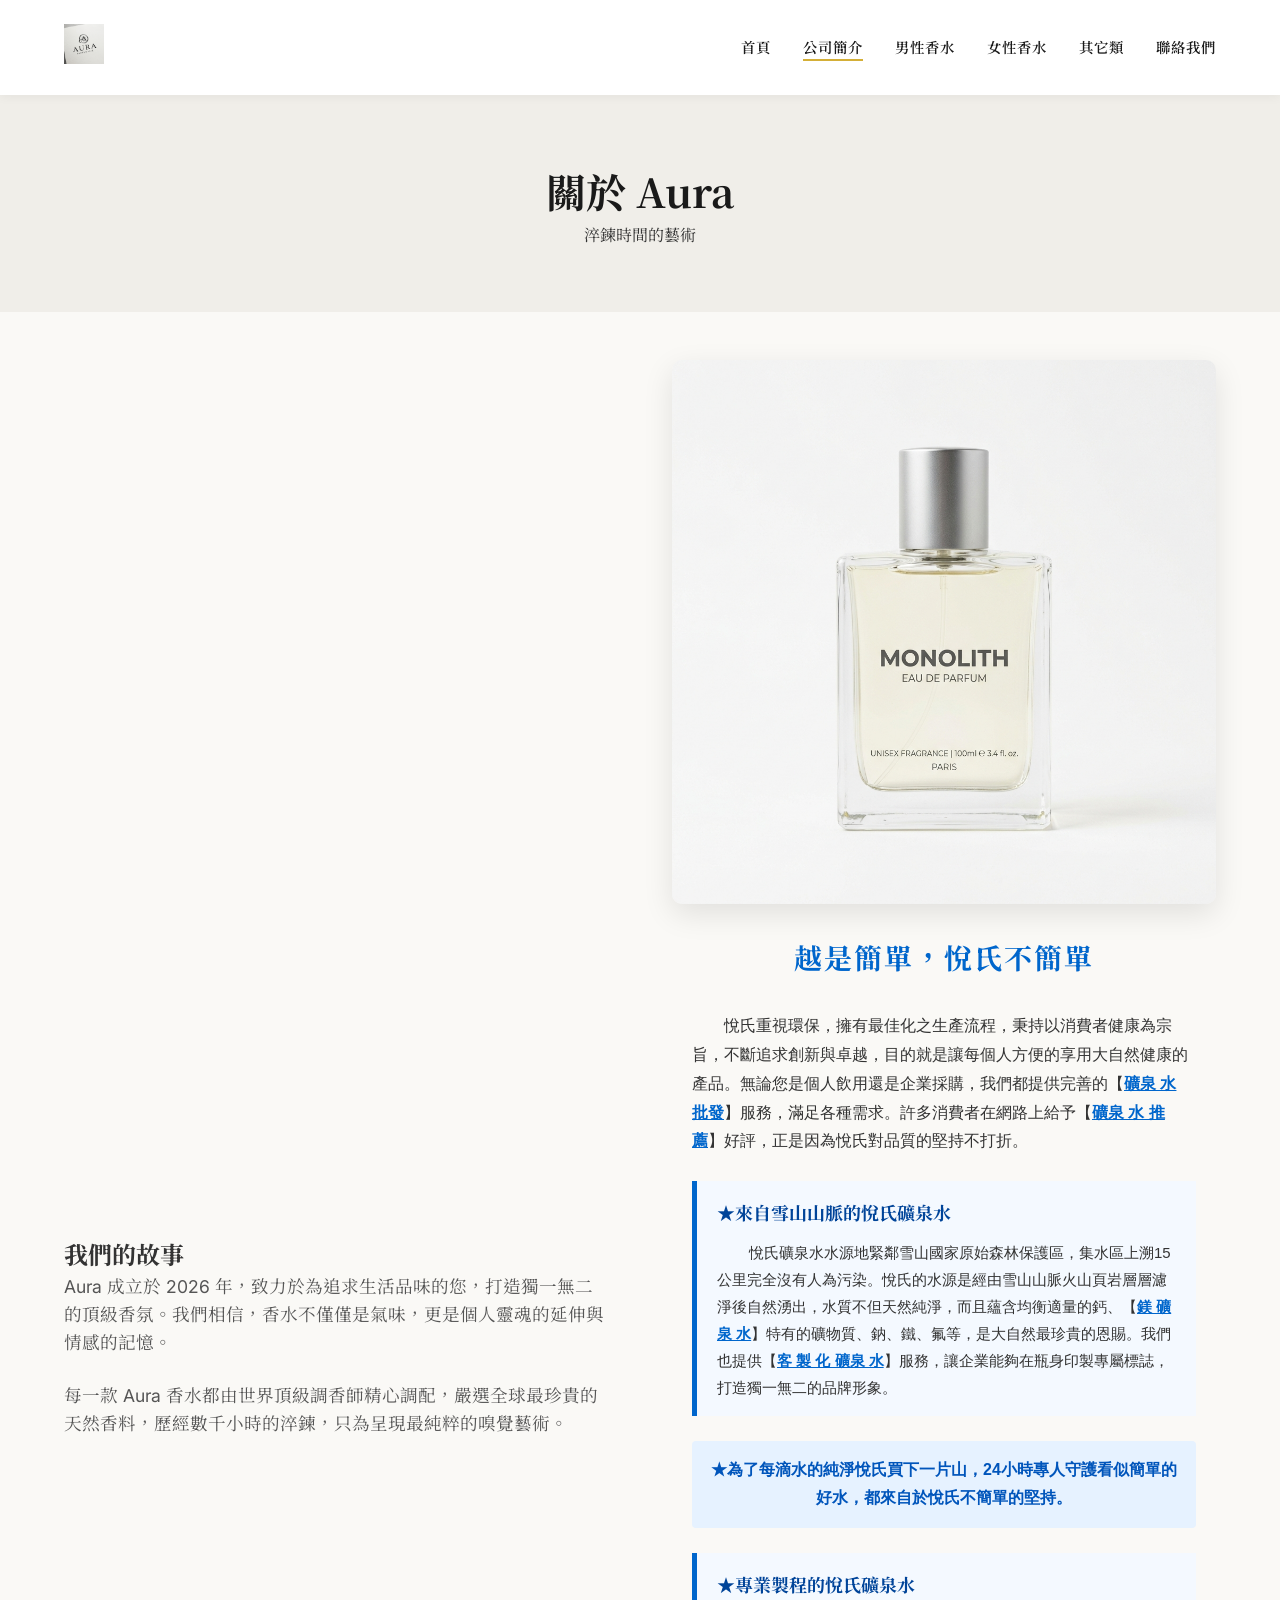
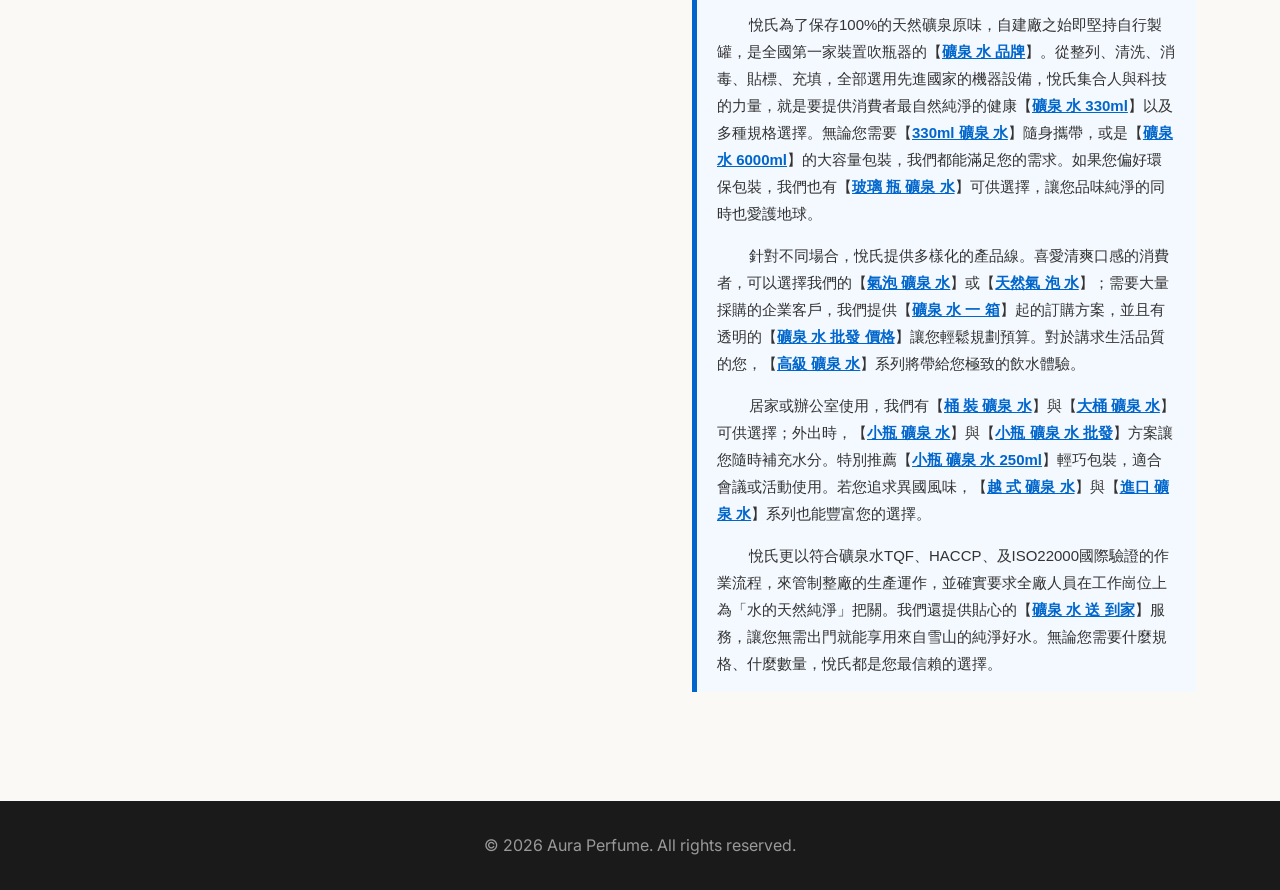
<file: about.html>
<!DOCTYPE html>
<html lang="zh-TW">
<head>
    <meta charset="UTF-8">
    <meta name="viewport" content="width=device-width, initial-scale=1.0">
    <title>公司簡介 | Aura 香水</title>
    <link rel="stylesheet" href="css/style.css">
    <link href="https://fonts.googleapis.com/css2?family=Noto+Serif+TC:wght@300;400;700&family=Inter:wght@300;400;600&display=swap" rel="stylesheet">
</head>
<body>
    <nav class="navbar">
        <div class="logo">
            <a href="index.html"><img src="images/logo.png" alt="Aura Logo" id="logo-img" onerror="this.src='images/logo.webp'"></a>
        </div>
        <ul class="nav-links">
            <li><a href="index.html">首頁</a></li>
            <li><a href="about.html" class="active">公司簡介</a></li>
            <li><a href="men.html">男性香水</a></li>
            <li><a href="women.html">女性香水</a></li>
            <li><a href="other.html">其它類</a></li>
            <li><a href="contact.html">聯絡我們</a></li>
        </ul>
    </nav>

    <header class="page-header">
        <h1>關於 Aura</h1>
        <p>淬鍊時間的藝術</p>
    </header>

    <main class="about-content">
        <div class="about-text">
            <h2>我們的故事</h2>
            <p>Aura 成立於 2026 年，致力於為追求生活品味的您，打造獨一無二的頂級香氛。我們相信，香水不僅僅是氣味，更是個人靈魂的延伸與情感的記憶。</p>
            <p>每一款 Aura 香水都由世界頂級調香師精心調配，嚴選全球最珍貴的天然香料，歷經數千小時的淬鍊，只為呈現最純粹的嗅覺藝術。</p>
        </div>
        <div class="about-image">
            <img src="images/perfume_o_1.png" alt="About Aura" onerror="this.src='images/perfume_o_1.webp'">
        <div style="font-family: 'Helvetica Neue', Helvetica, Arial, 'Microsoft JhengHei', sans-serif; max-width: 800px; margin: 0 auto; padding: 20px; line-height: 1.8; color: #333333;">

    <!-- 主標題 -->
    <h1 style="font-size: 28px; color: #0066cc; text-align: center; margin-bottom: 30px; letter-spacing: 2px;">越是簡單，悅氏不簡單</h1>

    <!-- 引言段落 -->
    <p style="font-size: 16px; margin-bottom: 25px; text-indent: 32px;">
        悅氏重視環保，擁有最佳化之生產流程，秉持以消費者健康為宗旨，不斷追求創新與卓越，目的就是讓每個人方便的享用大自然健康的產品。無論您是個人飲用還是企業採購，我們都提供完善的【<strong style="color: #0066cc; text-decoration: underline;">礦泉 水 批發</strong>】服務，滿足各種需求。許多消費者在網路上給予【<strong style="color: #0066cc; text-decoration: underline;">礦泉 水 推薦</strong>】好評，正是因為悅氏對品質的堅持不打折。
    </p>

    <!-- 特色區塊一 -->
    <div style="background-color: #f4f9ff; border-left: 5px solid #0066cc; padding: 15px 20px; margin-bottom: 25px;">
        <h2 style="font-size: 18px; color: #004499; margin: 0 0 10px 0;">★來自雪山山脈的悅氏礦泉水</h2>
        <p style="font-size: 15px; margin: 0; text-indent: 32px;">
            悅氏礦泉水水源地緊鄰雪山國家原始森林保護區，集水區上溯15公里完全沒有人為污染。悅氏的水源是經由雪山山脈火山頁岩層層濾淨後自然湧出，水質不但天然純淨，而且蘊含均衡適量的鈣、【<strong style="color: #0066cc; text-decoration: underline;">鎂 礦泉 水</strong>】特有的礦物質、鈉、鐵、氟等，是大自然最珍貴的恩賜。我們也提供【<strong style="color: #0066cc; text-decoration: underline;">客 製 化 礦泉 水</strong>】服務，讓企業能夠在瓶身印製專屬標誌，打造獨一無二的品牌形象。
        </p>
    </div>

    <!-- 核心標語 -->
    <div style="background-color: #e6f2ff; text-align: center; padding: 15px; margin-bottom: 25px; border-radius: 4px;">
        <p style="font-size: 16px; color: #0055bb; font-weight: bold; margin: 0;">
            ★為了每滴水的純淨悅氏買下一片山，24小時專人守護看似簡單的好水，都來自於悅氏不簡單的堅持。
        </p>
    </div>

    <!-- 特色區塊二 -->
    <div style="background-color: #f4f9ff; border-left: 5px solid #0066cc; padding: 15px 20px; margin-bottom: 25px;">
        <h2 style="font-size: 18px; color: #004499; margin: 0 0 10px 0;">★專業製程的悅氏礦泉水</h2>
        <p style="font-size: 15px; margin: 0 0 15px 0; text-indent: 32px;">
            悅氏為了保存100%的天然礦泉原味，自建廠之始即堅持自行製罐，是全國第一家裝置吹瓶器的【<strong style="color: #0066cc; text-decoration: underline;">礦泉 水 品牌</strong>】。從整列、清洗、消毒、貼標、充填，全部選用先進國家的機器設備，悅氏集合人與科技的力量，就是要提供消費者最自然純淨的健康【<strong style="color: #0066cc; text-decoration: underline;">礦泉 水 330ml</strong>】以及多種規格選擇。無論您需要【<strong style="color: #0066cc; text-decoration: underline;">330ml 礦泉 水</strong>】隨身攜帶，或是【<strong style="color: #0066cc; text-decoration: underline;">礦泉 水 6000ml</strong>】的大容量包裝，我們都能滿足您的需求。如果您偏好環保包裝，我們也有【<strong style="color: #0066cc; text-decoration: underline;">玻璃 瓶 礦泉 水</strong>】可供選擇，讓您品味純淨的同時也愛護地球。
        </p>
        
        <p style="font-size: 15px; margin: 0 0 15px 0; text-indent: 32px;">
            針對不同場合，悅氏提供多樣化的產品線。喜愛清爽口感的消費者，可以選擇我們的【<strong style="color: #0066cc; text-decoration: underline;">氣泡 礦泉 水</strong>】或【<strong style="color: #0066cc; text-decoration: underline;">天然氣 泡 水</strong>】；需要大量採購的企業客戶，我們提供【<strong style="color: #0066cc; text-decoration: underline;">礦泉 水 一 箱</strong>】起的訂購方案，並且有透明的【<strong style="color: #0066cc; text-decoration: underline;">礦泉 水 批發 價格</strong>】讓您輕鬆規劃預算。對於講求生活品質的您，【<strong style="color: #0066cc; text-decoration: underline;">高級 礦泉 水</strong>】系列將帶給您極致的飲水體驗。
        </p>
        
        <p style="font-size: 15px; margin: 0 0 15px 0; text-indent: 32px;">
            居家或辦公室使用，我們有【<strong style="color: #0066cc; text-decoration: underline;">桶 裝 礦泉 水</strong>】與【<strong style="color: #0066cc; text-decoration: underline;">大桶 礦泉 水</strong>】可供選擇；外出時，【<strong style="color: #0066cc; text-decoration: underline;">小瓶 礦泉 水</strong>】與【<strong style="color: #0066cc; text-decoration: underline;">小瓶 礦泉 水 批發</strong>】方案讓您隨時補充水分。特別推薦【<strong style="color: #0066cc; text-decoration: underline;">小瓶 礦泉 水 250ml</strong>】輕巧包裝，適合會議或活動使用。若您追求異國風味，【<strong style="color: #0066cc; text-decoration: underline;">越 式 礦泉 水</strong>】與【<strong style="color: #0066cc; text-decoration: underline;">進口 礦泉 水</strong>】系列也能豐富您的選擇。
        </p>
        
        <p style="font-size: 15px; margin: 0; text-indent: 32px;">
            悅氏更以符合礦泉水TQF、HACCP、及ISO22000國際驗證的作業流程，來管制整廠的生產運作，並確實要求全廠人員在工作崗位上為「水的天然純淨」把關。我們還提供貼心的【<strong style="color: #0066cc; text-decoration: underline;">礦泉 水 送 到家</strong>】服務，讓您無需出門就能享用來自雪山的純淨好水。無論您需要什麼規格、什麼數量，悅氏都是您最信賴的選擇。
        </p>
    </div>

</div>
        </div>
    </main>

    <footer>
        <p>&copy; 2026 Aura Perfume. All rights reserved.</p>
    </footer>

    <script src="js/products.js"></script>
    <script src="js/main.js"></script>
</body>
</html>
</file>
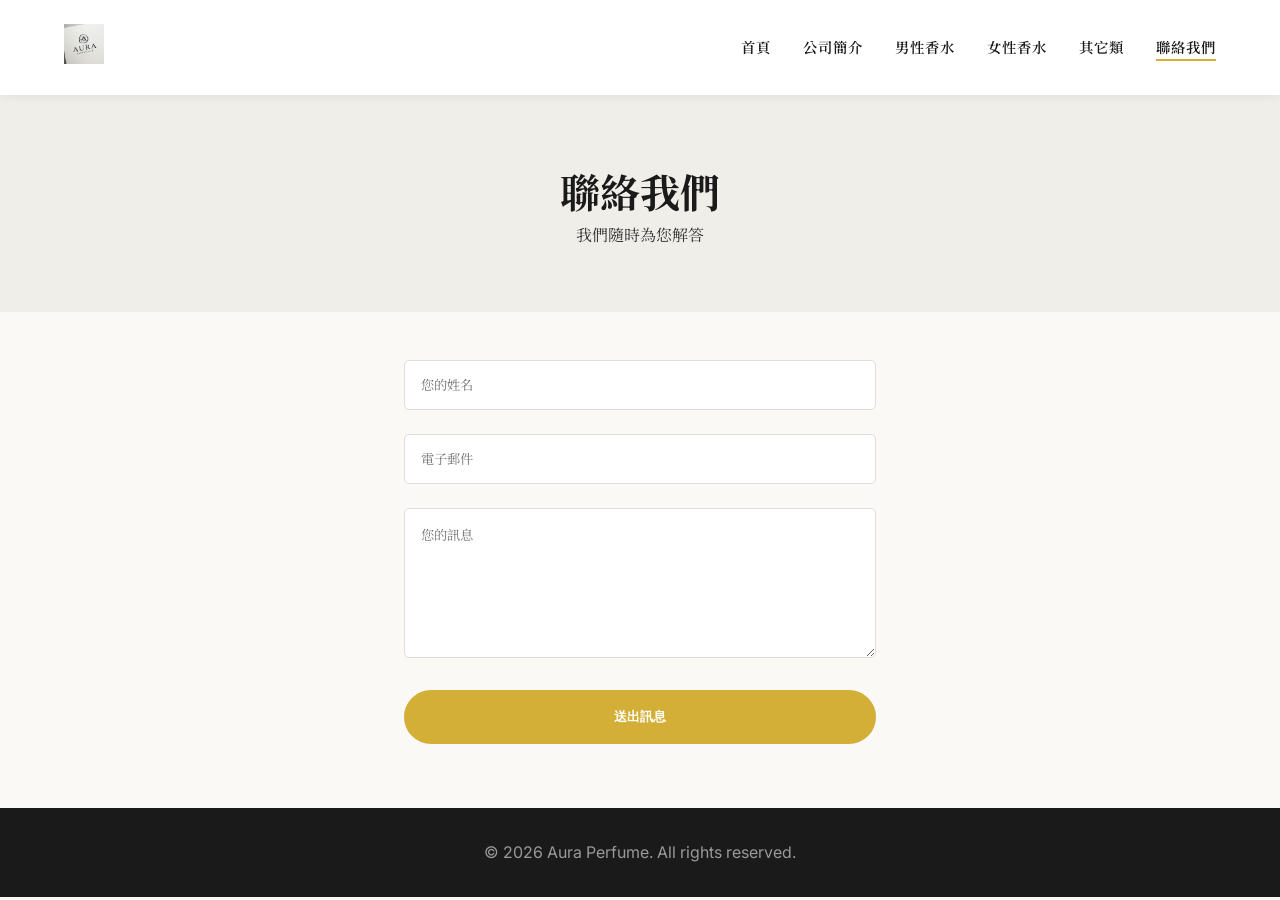
<file: contact.html>
<!DOCTYPE html>
<html lang="zh-TW">
<head>
    <meta charset="UTF-8">
    <meta name="viewport" content="width=device-width, initial-scale=1.0">
    <title>聯絡我們 | Aura 香水</title>
    <link rel="stylesheet" href="css/style.css">
    <link href="https://fonts.googleapis.com/css2?family=Noto+Serif+TC:wght@300;400;700&family=Inter:wght@300;400;600&display=swap" rel="stylesheet">
</head>
<body>
    <nav class="navbar">
        <div class="logo">
            <a href="index.html"><img src="images/logo.png" alt="Aura Logo" id="logo-img" onerror="this.src='images/logo.webp'"></a>
        </div>
        <ul class="nav-links">
            <li><a href="index.html">首頁</a></li>
            <li><a href="about.html">公司簡介</a></li>
            <li><a href="men.html">男性香水</a></li>
            <li><a href="women.html">女性香水</a></li>
            <li><a href="other.html">其它類</a></li>
            <li><a href="contact.html" class="active">聯絡我們</a></li>
        </ul>
    </nav>

    <header class="page-header">
        <h1>聯絡我們</h1>
        <p>我們隨時為您解答</p>
    </header>

    <main>
        <form class="contact-form" action="#" onsubmit="alert('訊息已送出！我們會盡快回覆您。'); return false;">
            <div class="form-group">
                <input type="text" placeholder="您的姓名" required>
            </div>
            <div class="form-group">
                <input type="email" placeholder="電子郵件" required>
            </div>
            <div class="form-group">
                <textarea placeholder="您的訊息" required></textarea>
            </div>
            <button type="submit" class="btn" style="width: 100%;">送出訊息</button>
        </form>
    </main>

    <footer>
        <p>&copy; 2026 Aura Perfume. All rights reserved.</p>
    </footer>

    <script src="js/products.js"></script>
    <script src="js/main.js"></script>
</body>
</html>
</file>
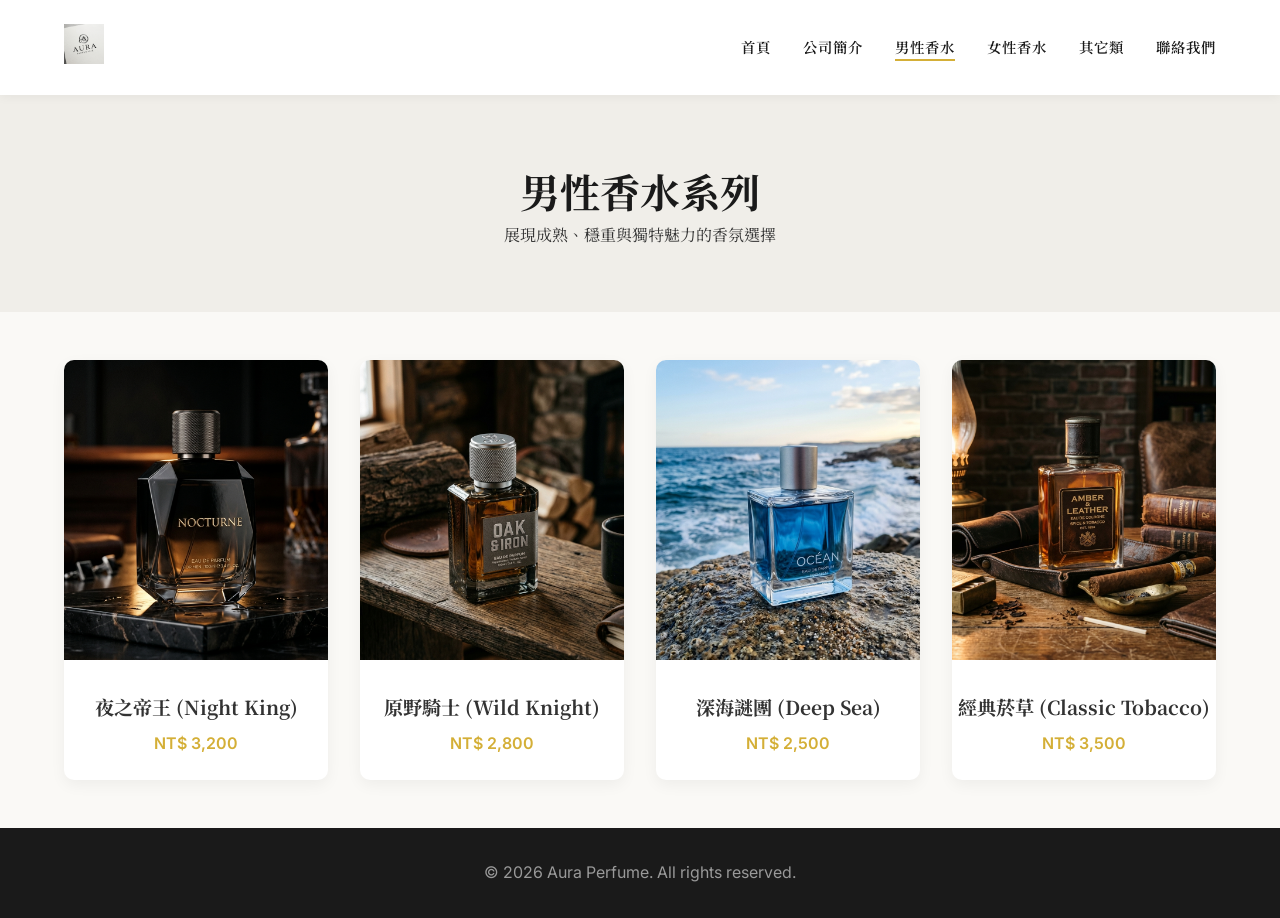
<file: men.html>
<!DOCTYPE html>
<html lang="zh-TW">
<head>
    <meta charset="UTF-8">
    <meta name="viewport" content="width=device-width, initial-scale=1.0">
    <title>男性香水 | Aura 香水</title>
    <link rel="stylesheet" href="css/style.css">
    <link href="https://fonts.googleapis.com/css2?family=Noto+Serif+TC:wght@300;400;700&family=Inter:wght@300;400;600&display=swap" rel="stylesheet">
</head>
<body>
    <nav class="navbar">
        <div class="logo">
            <a href="index.html"><img src="images/logo.png" alt="Aura Logo" id="logo-img" onerror="this.src='images/logo.webp'"></a>
        </div>
        <ul class="nav-links">
            <li><a href="index.html">首頁</a></li>
            <li><a href="about.html">公司簡介</a></li>
            <li><a href="men.html" class="active">男性香水</a></li>
            <li><a href="women.html">女性香水</a></li>
            <li><a href="other.html">其它類</a></li>
            <li><a href="contact.html">聯絡我們</a></li>
        </ul>
    </nav>

    <header class="page-header">
        <h1>男性香水系列</h1>
        <p>展現成熟、穩重與獨特魅力的香氛選擇</p>
    </header>

    <main>
        <div class="product-grid" id="men-products">
            <!-- 動態載入 -->
        </div>
    </main>

    <footer>
        <p>&copy; 2026 Aura Perfume. All rights reserved.</p>
    </footer>

    <script src="js/products.js"></script>
    <script src="js/main.js"></script>
</body>
</html>
</file>
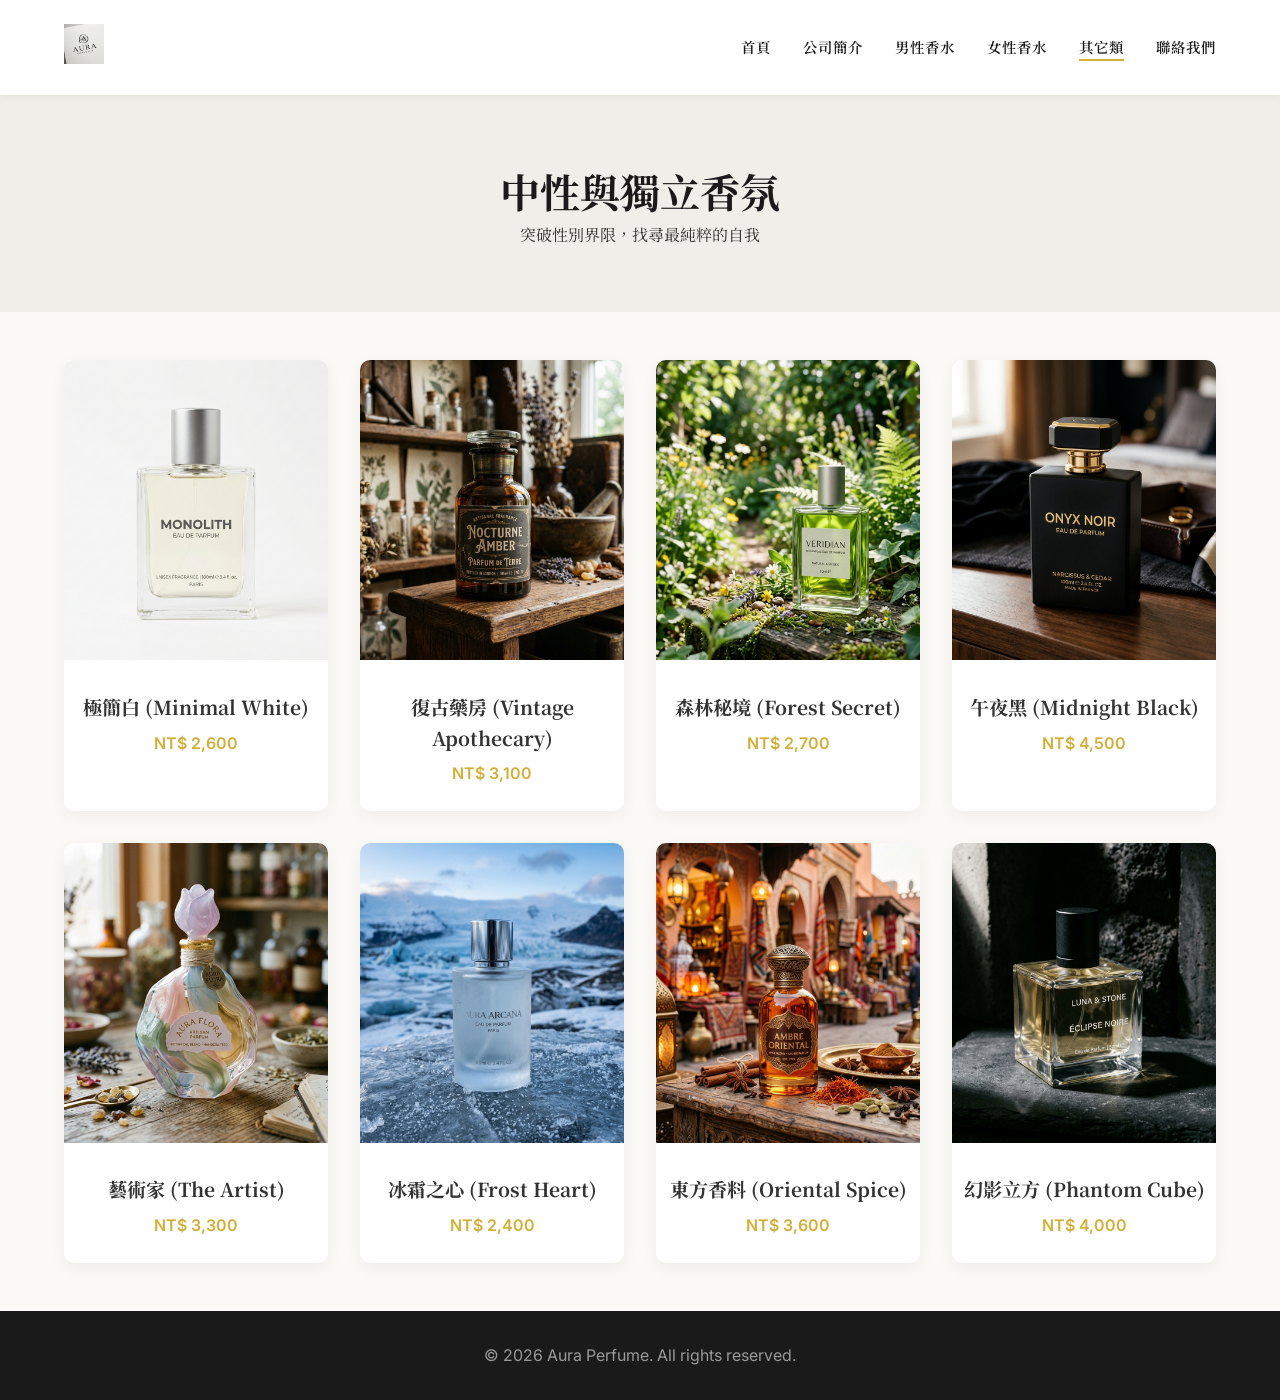
<file: other.html>
<!DOCTYPE html>
<html lang="zh-TW">
<head>
    <meta charset="UTF-8">
    <meta name="viewport" content="width=device-width, initial-scale=1.0">
    <title>其它類香水 | Aura 香水</title>
    <link rel="stylesheet" href="css/style.css">
    <link href="https://fonts.googleapis.com/css2?family=Noto+Serif+TC:wght@300;400;700&family=Inter:wght@300;400;600&display=swap" rel="stylesheet">
</head>
<body>
    <nav class="navbar">
        <div class="logo">
            <a href="index.html"><img src="images/logo.png" alt="Aura Logo" id="logo-img" onerror="this.src='images/logo.webp'"></a>
        </div>
        <ul class="nav-links">
            <li><a href="index.html">首頁</a></li>
            <li><a href="about.html">公司簡介</a></li>
            <li><a href="men.html">男性香水</a></li>
            <li><a href="women.html">女性香水</a></li>
            <li><a href="other.html" class="active">其它類</a></li>
            <li><a href="contact.html">聯絡我們</a></li>
        </ul>
    </nav>

    <header class="page-header">
        <h1>中性與獨立香氛</h1>
        <p>突破性別界限，找尋最純粹的自我</p>
    </header>

    <main>
        <div class="product-grid" id="other-products">
            <!-- 動態載入 -->
        </div>
    </main>

    <footer>
        <p>&copy; 2026 Aura Perfume. All rights reserved.</p>
    </footer>

    <script src="js/products.js"></script>
    <script src="js/main.js"></script>
</body>
</html>
</file>
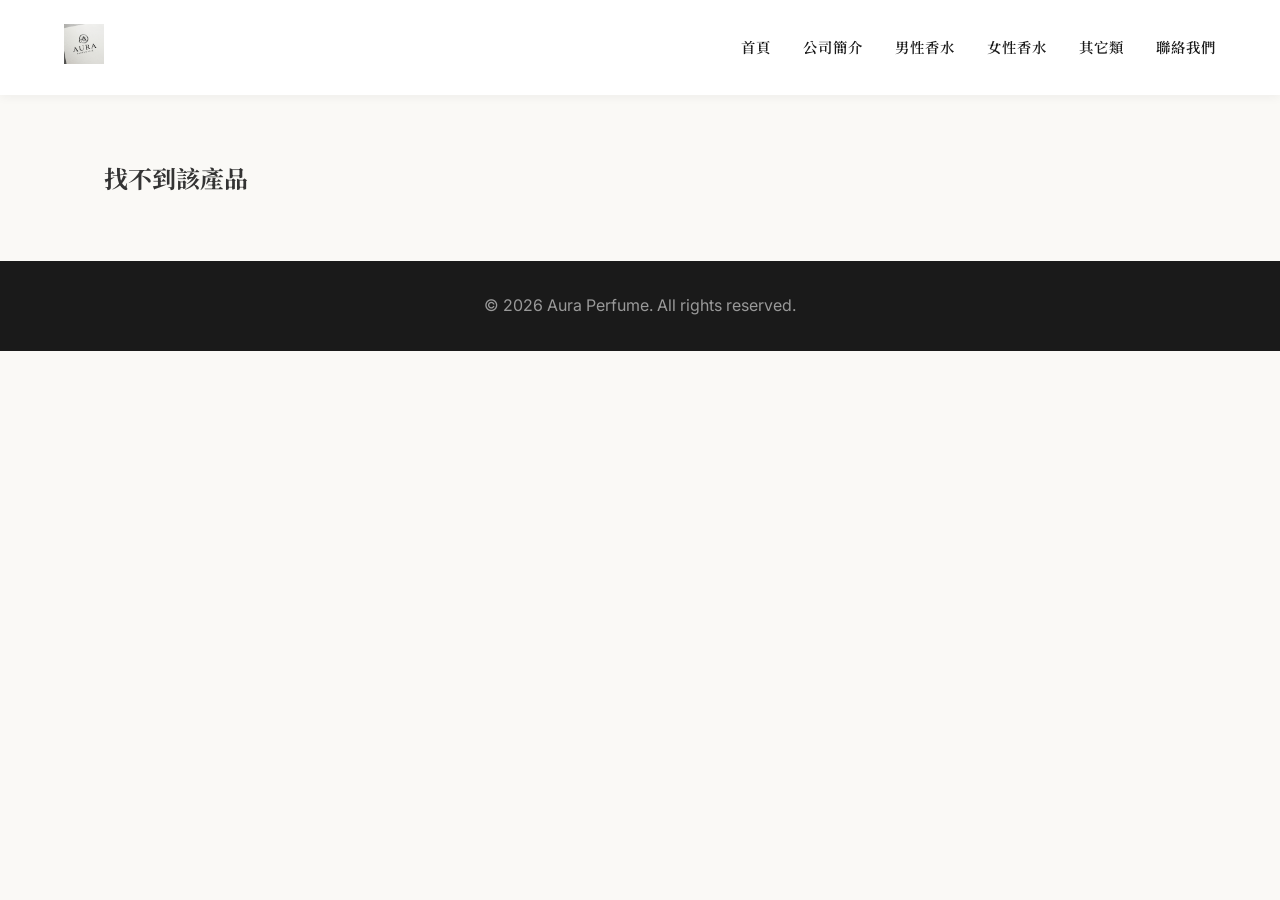
<file: product.html>
<!DOCTYPE html>
<html lang="zh-TW">
<head>
    <meta charset="UTF-8">
    <meta name="viewport" content="width=device-width, initial-scale=1.0">
    <title>產品詳情 | Aura 香水</title>
    <link rel="stylesheet" href="css/style.css">
    <link href="https://fonts.googleapis.com/css2?family=Noto+Serif+TC:wght@300;400;700&family=Inter:wght@300;400;600&display=swap" rel="stylesheet">
</head>
<body>
    <nav class="navbar">
        <div class="logo">
            <a href="index.html"><img src="images/logo.png" alt="Aura Logo" id="logo-img" onerror="this.src='images/logo.webp'"></a>
        </div>
        <ul class="nav-links">
            <li><a href="index.html">首頁</a></li>
            <li><a href="about.html">公司簡介</a></li>
            <li><a href="men.html">男性香水</a></li>
            <li><a href="women.html">女性香水</a></li>
            <li><a href="other.html">其它類</a></li>
            <li><a href="contact.html">聯絡我們</a></li>
        </ul>
    </nav>

    <main id="product-detail-container" class="product-detail">
        <div class="product-detail-img">
            <img id="product-image" src="" alt="產品圖片">
        </div>
        <div class="product-detail-info">
            <h1 id="product-name">產品名稱</h1>
            <div class="product-price" id="product-price">價格</div>
            <p class="product-desc" id="product-desc">產品描述</p>
            <button class="btn" onclick="alert('已加入購物車！')">加入購物車</button>
        </div>
    </main>

    <footer>
        <p>&copy; 2026 Aura Perfume. All rights reserved.</p>
    </footer>

    <script src="js/products.js"></script>
    <script src="js/main.js"></script>
</body>
</html>
</file>
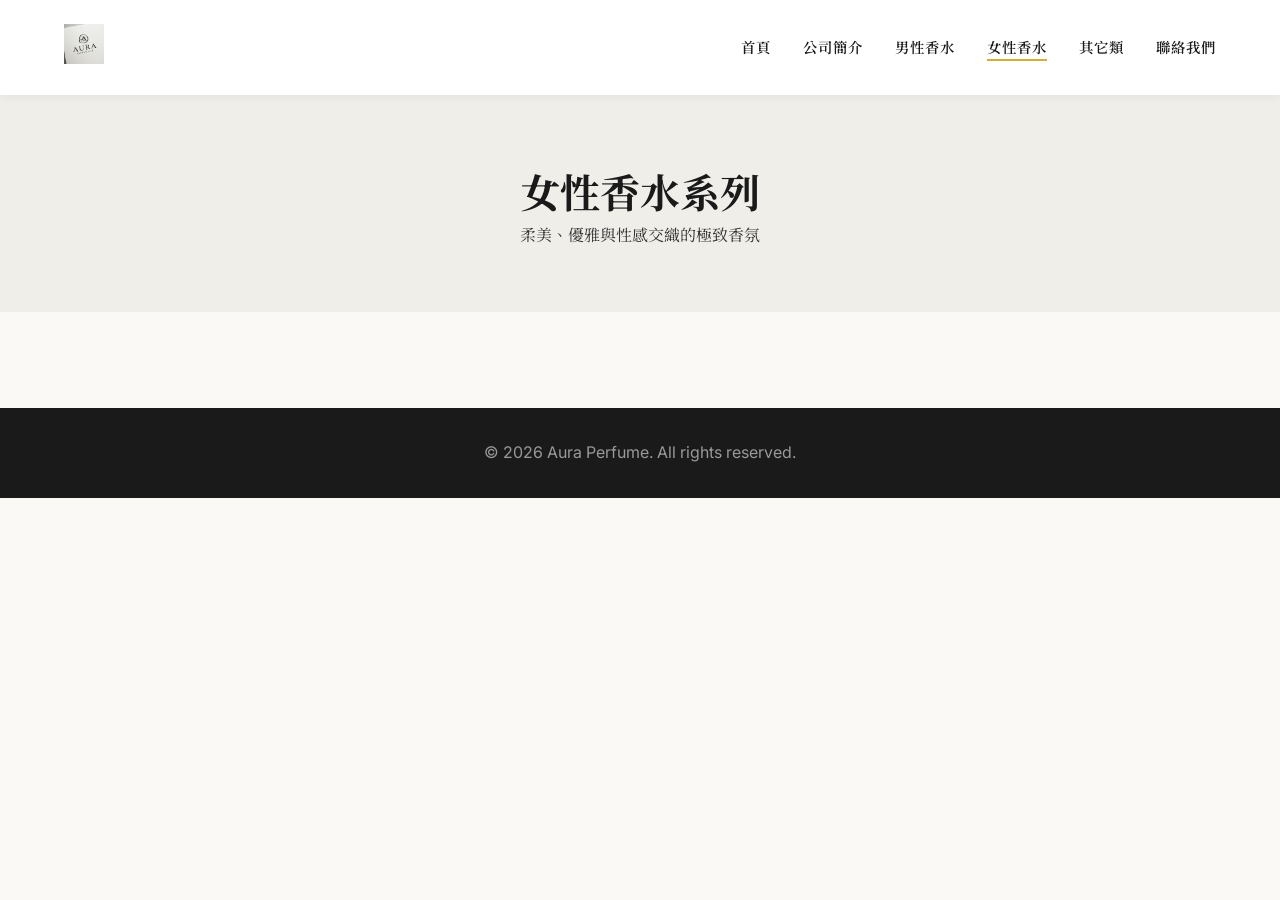
<file: women.html>
<!DOCTYPE html>
<html lang="zh-TW">
<head>
    <meta charset="UTF-8">
    <meta name="viewport" content="width=device-width, initial-scale=1.0">
    <title>女性香水 | Aura 香水</title>
    <link rel="stylesheet" href="css/style.css">
    <link href="https://fonts.googleapis.com/css2?family=Noto+Serif+TC:wght@300;400;700&family=Inter:wght@300;400;600&display=swap" rel="stylesheet">
</head>
<body>
    <nav class="navbar">
        <div class="logo">
            <a href="index.html"><img src="images/logo.png" alt="Aura Logo" id="logo-img" onerror="this.src='images/logo.webp'"></a>
        </div>
        <ul class="nav-links">
            <li><a href="index.html">首頁</a></li>
            <li><a href="about.html">公司簡介</a></li>
            <li><a href="men.html">男性香水</a></li>
            <li><a href="women.html" class="active">女性香水</a></li>
            <li><a href="other.html">其它類</a></li>
            <li><a href="contact.html">聯絡我們</a></li>
        </ul>
    </nav>

    <header class="page-header">
        <h1>女性香水系列</h1>
        <p>柔美、優雅與性感交織的極致香氛</p>
    </header>

    <main>
        <div class="product-grid" id="women-products">
            <!-- 動態載入 -->
        </div>
    </main>

    <footer>
        <p>&copy; 2026 Aura Perfume. All rights reserved.</p>
    </footer>

    <script src="js/products.js"></script>
    <script src="js/main.js"></script>
</body>
</html>
</file>
<file: css/style.css>
/* css/style.css */
:root {
    --primary-color: #1a1a1a;
    --secondary-color: #d4af37; /* gold */
    --bg-color: #faf9f6; /* off-white */
    --text-color: #333;
    --light-text: #fff;
    --transition: all 0.3s ease;
}

* {
    margin: 0;
    padding: 0;
    box-sizing: border-box;
}

body {
    font-family: 'Inter', 'Noto Serif TC', serif;
    background-color: var(--bg-color);
    color: var(--text-color);
    line-height: 1.6;
}

h1, h2, h3, .logo {
    font-family: 'Noto Serif TC', serif;
}

/* Navbar */
.navbar {
    display: flex;
    justify-content: space-between;
    align-items: center;
    padding: 1.5rem 5%;
    background-color: rgba(255, 255, 255, 0.95);
    position: sticky;
    top: 0;
    z-index: 1000;
    box-shadow: 0 2px 10px rgba(0,0,0,0.05);
    backdrop-filter: blur(10px);
}

.logo img {
    height: 40px;
    transition: var(--transition);
}

.logo img:hover {
    transform: scale(1.05);
}

.nav-links {
    list-style: none;
    display: flex;
    gap: 2rem;
}

.nav-links a {
    text-decoration: none;
    color: var(--primary-color);
    font-weight: 600;
    text-transform: uppercase;
    letter-spacing: 1px;
    font-size: 0.9rem;
    transition: var(--transition);
    position: relative;
}

.nav-links a::after {
    content: '';
    position: absolute;
    bottom: -5px;
    left: 0;
    width: 0;
    height: 2px;
    background-color: var(--secondary-color);
    transition: var(--transition);
}

.nav-links a:hover::after, .nav-links a.active::after {
    width: 100%;
}

/* Hero Section */
.hero {
    height: 80vh;
    background-color: #333;
    background-image: linear-gradient(rgba(0, 0, 0, 0.5), rgba(0, 0, 0, 0.5)), url('../images/perfume_m_1.webp');
    background-position: center;
    background-size: cover;
    display: flex;
    align-items: center;
    justify-content: center;
    text-align: center;
    color: var(--light-text);
}

.hero-content h1 {
    font-size: 4rem;
    margin-bottom: 1rem;
    animation: fadeInDown 1s ease;
}

.hero-content p {
    font-size: 1.2rem;
    margin-bottom: 2rem;
    animation: fadeInUp 1s ease 0.3s;
    animation-fill-mode: both;
}

.btn {
    display: inline-block;
    padding: 1rem 2.5rem;
    background-color: var(--secondary-color);
    color: var(--light-text);
    text-decoration: none;
    font-weight: 600;
    border-radius: 30px;
    transition: var(--transition);
    border: 2px solid var(--secondary-color);
    cursor: pointer;
}

.btn:hover {
    background-color: transparent;
    color: var(--secondary-color);
}

/* Page Header */
.page-header {
    padding: 4rem 5%;
    text-align: center;
    background-color: #f0eee9;
    margin-bottom: 3rem;
}

.page-header h1 {
    font-size: 2.5rem;
    color: var(--primary-color);
}

/* Product Grid */
.product-grid {
    display: grid;
    grid-template-columns: repeat(auto-fill, minmax(250px, 1fr));
    gap: 2rem;
    padding: 0 5% 3rem;
}

.product-card {
    background: #fff;
    border-radius: 10px;
    overflow: hidden;
    box-shadow: 0 5px 15px rgba(0,0,0,0.05);
    transition: var(--transition);
    cursor: pointer;
    text-align: center;
    padding-bottom: 1.5rem;
    text-decoration: none;
    color: inherit;
    display: block;
}

.product-card:hover {
    transform: translateY(-10px);
    box-shadow: 0 15px 30px rgba(0,0,0,0.1);
}

.product-image {
    width: 100%;
    height: 300px;
    object-fit: cover;
    transition: var(--transition);
}

.product-card:hover .product-image {
    transform: scale(1.05);
}

.product-card h3 {
    margin: 1.5rem 0 0.5rem;
    font-size: 1.2rem;
}

.product-card p {
    color: var(--secondary-color);
    font-weight: 600;
}

/* Product Detail */
.product-detail {
    display: flex;
    flex-wrap: wrap;
    gap: 4rem;
    padding: 4rem 5%;
    max-width: 1200px;
    margin: 0 auto;
}

.product-detail-img {
    flex: 1;
    min-width: 300px;
}

.product-detail-img img {
    width: 100%;
    border-radius: 10px;
    box-shadow: 0 10px 30px rgba(0,0,0,0.1);
}

.product-detail-info {
    flex: 1;
    min-width: 300px;
    display: flex;
    flex-direction: column;
    justify-content: center;
}

.product-detail-info h1 {
    font-size: 2.5rem;
    margin-bottom: 1rem;
}

.product-price {
    font-size: 1.5rem;
    color: var(--secondary-color);
    font-weight: 600;
    margin-bottom: 2rem;
}

.product-desc {
    margin-bottom: 2rem;
    color: #666;
}

/* About Section */
.about-content {
    display: flex;
    flex-wrap: wrap;
    gap: 4rem;
    padding: 0 5% 4rem;
    align-items: center;
}

.about-text {
    flex: 1;
    min-width: 300px;
}

.about-text p {
    margin-bottom: 1.5rem;
    font-size: 1.1rem;
    color: #555;
}

.about-image {
    flex: 1;
    min-width: 300px;
}

.about-image img {
    width: 100%;
    border-radius: 10px;
    box-shadow: 0 10px 30px rgba(0,0,0,0.1);
}

/* Forms */
.contact-form {
    max-width: 600px;
    margin: 0 auto 4rem;
    padding: 0 5%;
}

.form-group {
    margin-bottom: 1.5rem;
}

.form-group input, .form-group textarea {
    width: 100%;
    padding: 1rem;
    border: 1px solid #ddd;
    border-radius: 5px;
    font-family: inherit;
    transition: var(--transition);
}

.form-group input:focus, .form-group textarea:focus {
    outline: none;
    border-color: var(--secondary-color);
}

.form-group textarea {
    height: 150px;
    resize: vertical;
}

/* Footer */
footer {
    text-align: center;
    padding: 2rem;
    background-color: var(--primary-color);
    color: #999;
    margin-top: auto;
}

/* Animations */
@keyframes fadeInDown {
    from { opacity: 0; transform: translateY(-30px); }
    to { opacity: 1; transform: translateY(0); }
}

@keyframes fadeInUp {
    from { opacity: 0; transform: translateY(30px); }
    to { opacity: 1; transform: translateY(0); }
}
</file>
